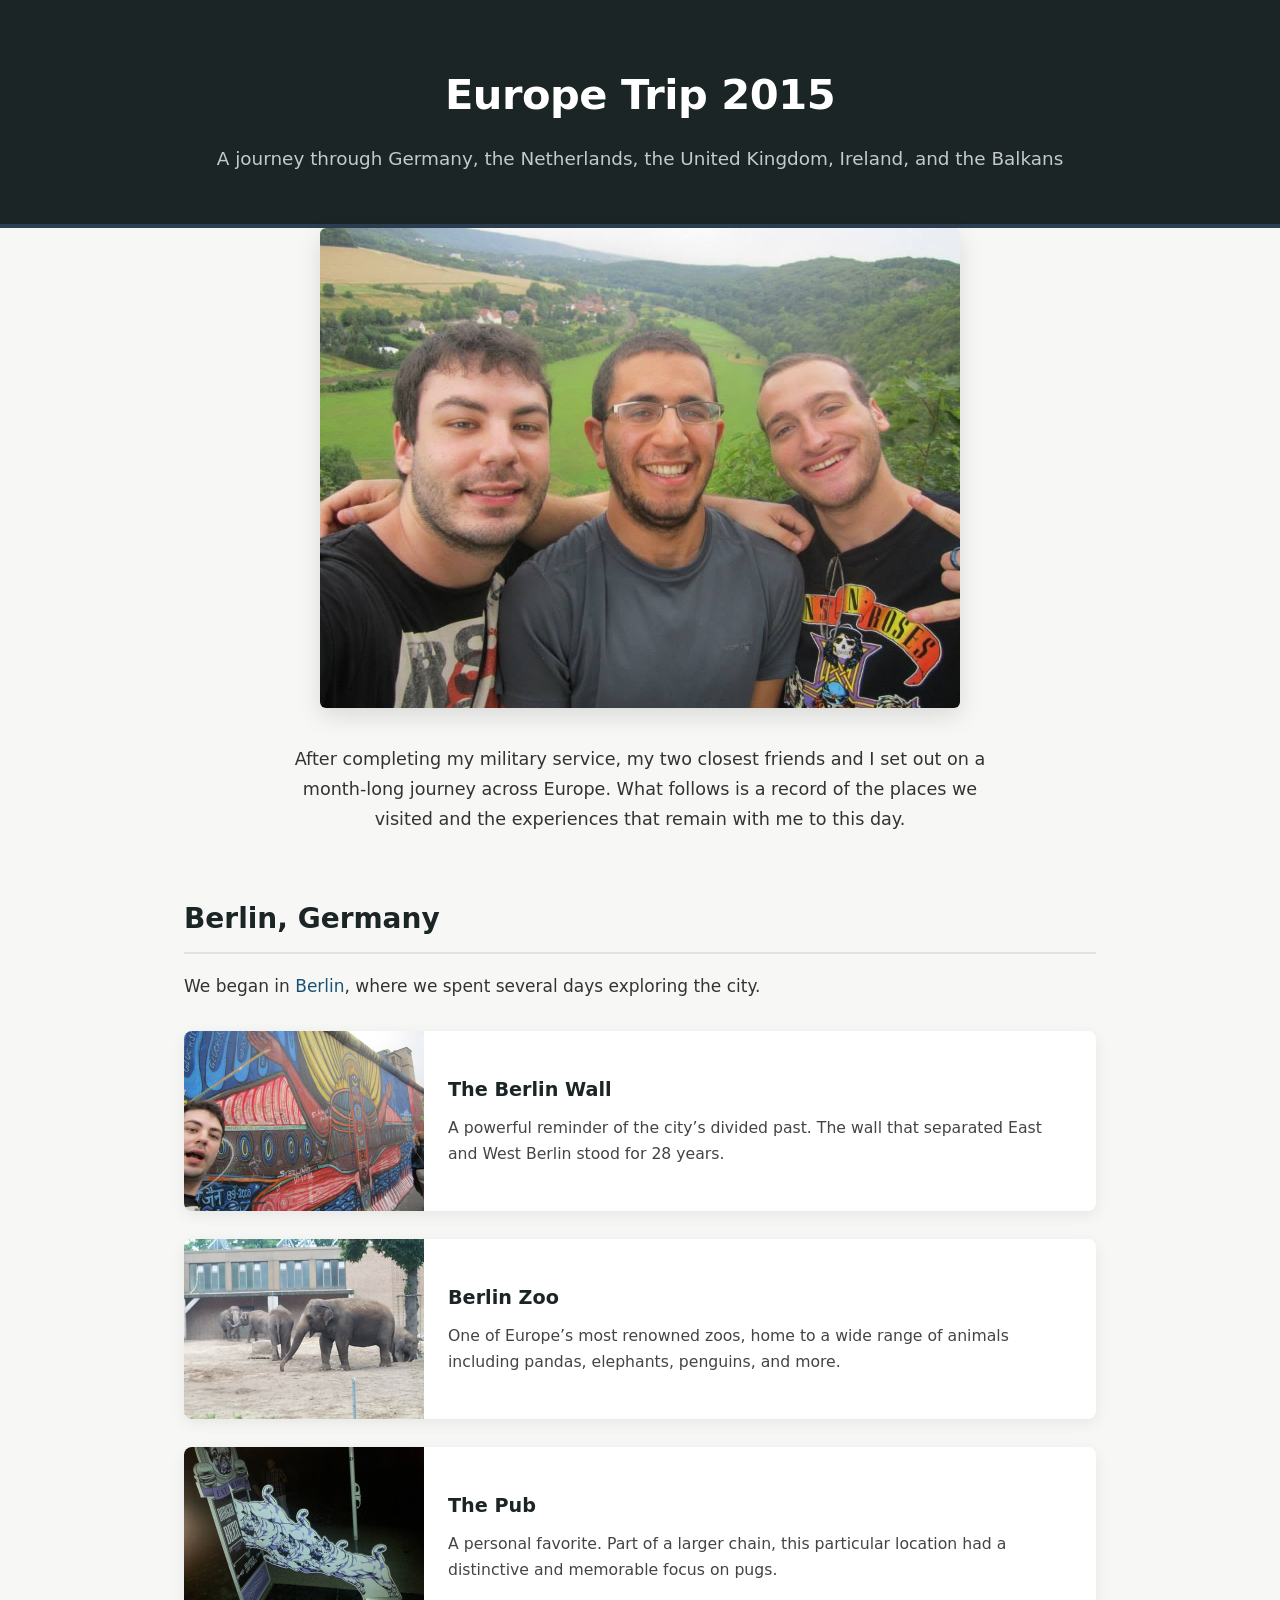
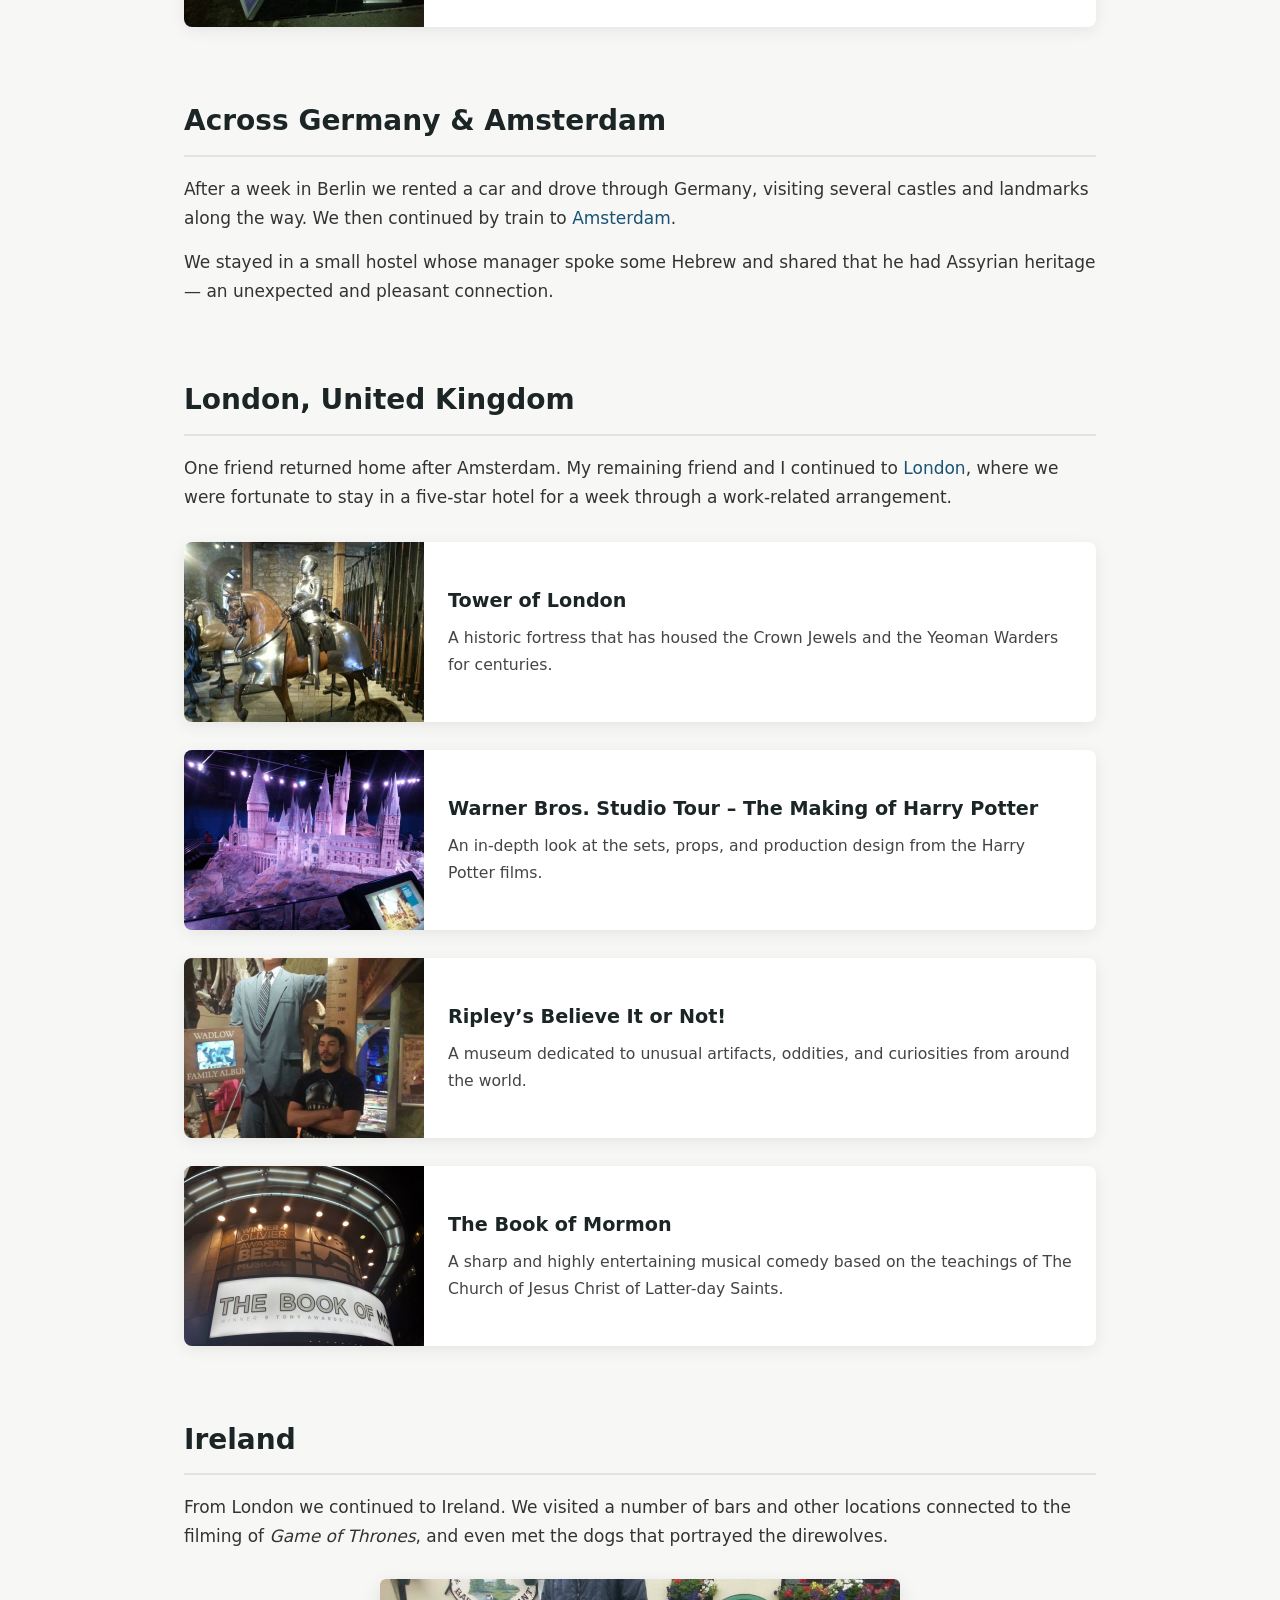
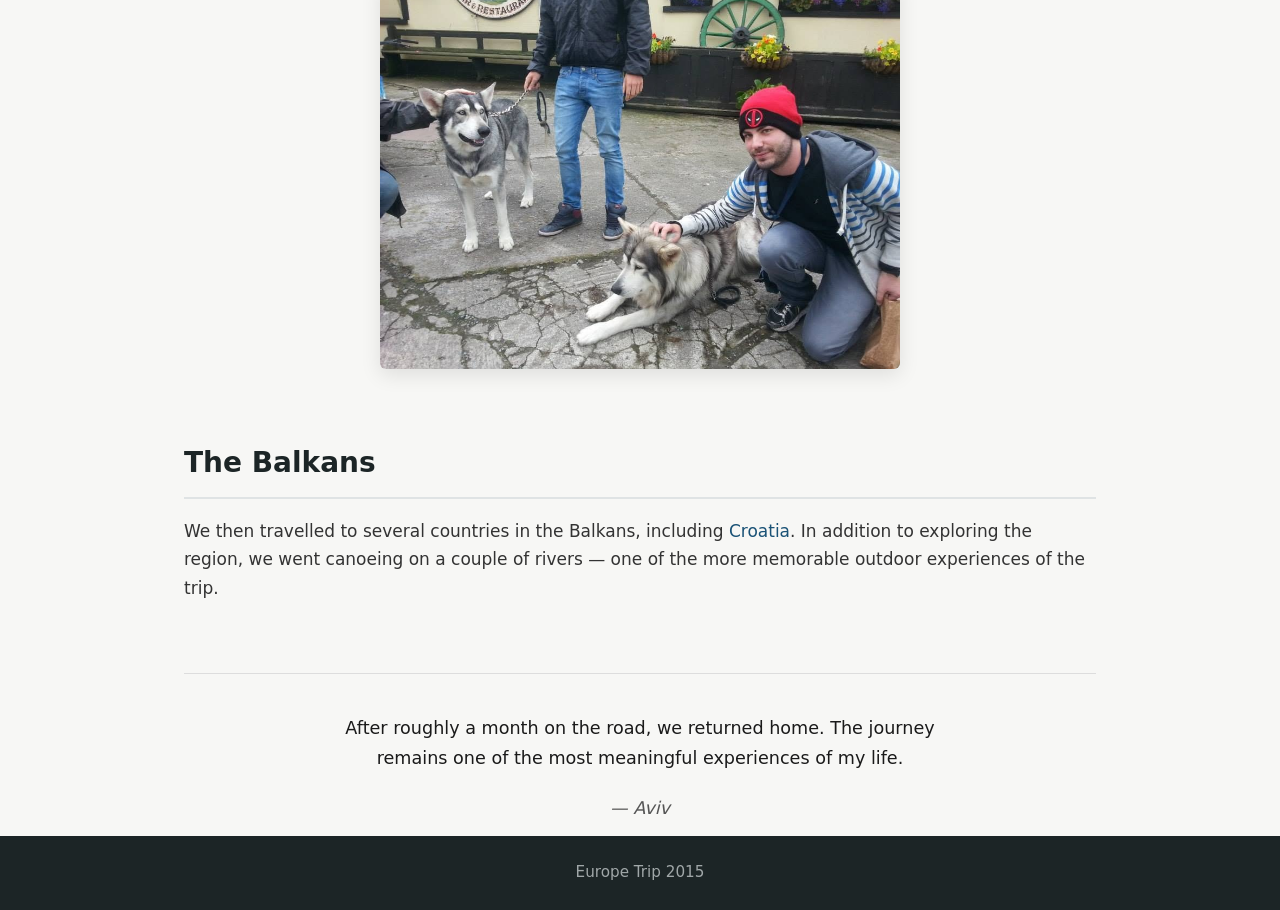
<file: index.html>
<!DOCTYPE html>
<html lang="en">
<head>
    <meta charset="UTF-8">
    <meta name="viewport" content="width=device-width, initial-scale=1.0">
    <title>Europe Trip 2015 | Aviv</title>
    <link rel="stylesheet" href="style.css">
</head>
<body>
    <header>
        <div class="container">
            <h1>Europe Trip 2015</h1>
            <p class="subtitle">A journey through Germany, the Netherlands, the United Kingdom, Ireland, and the Balkans</p>
        </div>
    </header>

    <main class="container">
        <section class="intro">
            <img src="pics/us 3.jpeg" alt="Friends during the Europe trip" class="hero-image">
            <p>
                After completing my military service, my two closest friends and I set out on a month-long journey across Europe. 
                What follows is a record of the places we visited and the experiences that remain with me to this day.
            </p>
        </section>

        <!-- Berlin -->
        <section class="destination">
            <h2>Berlin, Germany</h2>
            <p>
                We began in <a href="https://en.wikipedia.org/wiki/Berlin" target="_blank">Berlin</a>, where we spent several days exploring the city.
            </p>

            <div class="places">
                <article class="place">
                    <img src="pics/berlinwall.jpeg" alt="Berlin Wall">
                    <div class="place-content">
                        <h3><a href="https://www.stiftung-berliner-mauer.de/en/topics/berlin-wall" target="_blank">The Berlin Wall</a></h3>
                        <p>A powerful reminder of the city’s divided past. The wall that separated East and West Berlin stood for 28 years.</p>
                    </div>
                </article>

                <article class="place">
                    <img src="pics/elephants.jpeg" alt="Berlin Zoo">
                    <div class="place-content">
                        <h3><a href="https://www.zoo-berlin.de/en/latest/panda-blog" target="_blank">Berlin Zoo</a></h3>
                        <p>One of Europe’s most renowned zoos, home to a wide range of animals including pandas, elephants, penguins, and more.</p>
                    </div>
                </article>

                <article class="place">
                    <img src="pics/thepub.jpeg" alt="The Pub Berlin">
                    <div class="place-content">
                        <h3><a href="https://www.thepubworld.com/de/berlin/?lng=en" target="_blank">The Pub</a></h3>
                        <p>A personal favorite. Part of a larger chain, this particular location had a distinctive and memorable focus on pugs.</p>
                    </div>
                </article>
            </div>
        </section>

        <!-- Germany to Amsterdam -->
        <section class="destination">
            <h2>Across Germany & Amsterdam</h2>
            <p>
                After a week in Berlin we rented a car and drove through Germany, visiting several castles and landmarks along the way. 
                We then continued by train to <a href="https://en.wikipedia.org/wiki/Amsterdam" target="_blank">Amsterdam</a>.
            </p>
            <p>
                We stayed in a small hostel whose manager spoke some Hebrew and shared that he had Assyrian heritage — an unexpected and pleasant connection.
            </p>
        </section>

        <!-- London -->
        <section class="destination">
            <h2>London, United Kingdom</h2>
            <p>
                One friend returned home after Amsterdam. My remaining friend and I continued to 
                <a href="https://en.wikipedia.org/wiki/London" target="_blank">London</a>, where we were fortunate to stay in a five-star hotel for a week through a work-related arrangement.
            </p>

            <div class="places">
                <article class="place">
                    <img src="pics/londontower.jpeg" alt="Tower of London">
                    <div class="place-content">
                        <h3><a href="https://www.hrp.org.uk/tower-of-london/" target="_blank">Tower of London</a></h3>
                        <p>A historic fortress that has housed the Crown Jewels and the Yeoman Warders for centuries.</p>
                    </div>
                </article>

                <article class="place">
                    <img src="pics/harrypotter.jpeg" alt="Warner Bros. Studio Tour">
                    <div class="place-content">
                        <h3><a href="https://www.wbstudiotour.co.uk/" target="_blank">Warner Bros. Studio Tour – The Making of Harry Potter</a></h3>
                        <p>An in-depth look at the sets, props, and production design from the Harry Potter films.</p>
                    </div>
                </article>

                <article class="place">
                    <img src="pics/ripley.jpeg" alt="Ripley's Believe It or Not">
                    <div class="place-content">
                        <h3><a href="https://www.ripleys.com/" target="_blank">Ripley’s Believe It or Not!</a></h3>
                        <p>A museum dedicated to unusual artifacts, oddities, and curiosities from around the world.</p>
                    </div>
                </article>

                <article class="place">
                    <img src="pics/mormon.jpeg" alt="The Book of Mormon">
                    <div class="place-content">
                        <h3><a href="https://thebookofmormonmusical.com/" target="_blank">The Book of Mormon</a></h3>
                        <p>A sharp and highly entertaining musical comedy based on the teachings of The Church of Jesus Christ of Latter-day Saints.</p>
                    </div>
                </article>
            </div>
        </section>

        <!-- Ireland -->
        <section class="destination">
            <h2>Ireland</h2>
            <p>
                From London we continued to Ireland. We visited a number of bars and other locations connected to the filming of 
                <em>Game of Thrones</em>, and even met the dogs that portrayed the direwolves.
            </p>
            <img src="pics/direwolves.jpeg" alt="Direwolf dogs from Game of Thrones" class="single-image">
        </section>

        <!-- Balkans -->
        <section class="destination">
            <h2>The Balkans</h2>
            <p>
                We then travelled to several countries in the Balkans, including 
                <a href="https://en.wikipedia.org/wiki/Croatia" target="_blank">Croatia</a>. 
                In addition to exploring the region, we went canoeing on a couple of rivers — one of the more memorable outdoor experiences of the trip.
            </p>
        </section>

        <section class="closing">
            <p>
                After roughly a month on the road, we returned home. The journey remains one of the most meaningful experiences of my life.
            </p>
            <p class="signature">— Aviv</p>
        </section>
    </main>

    <footer>
        <div class="container">
            <p>Europe Trip 2015</p>
        </div>
    </footer>
</body>
</html>
</file>
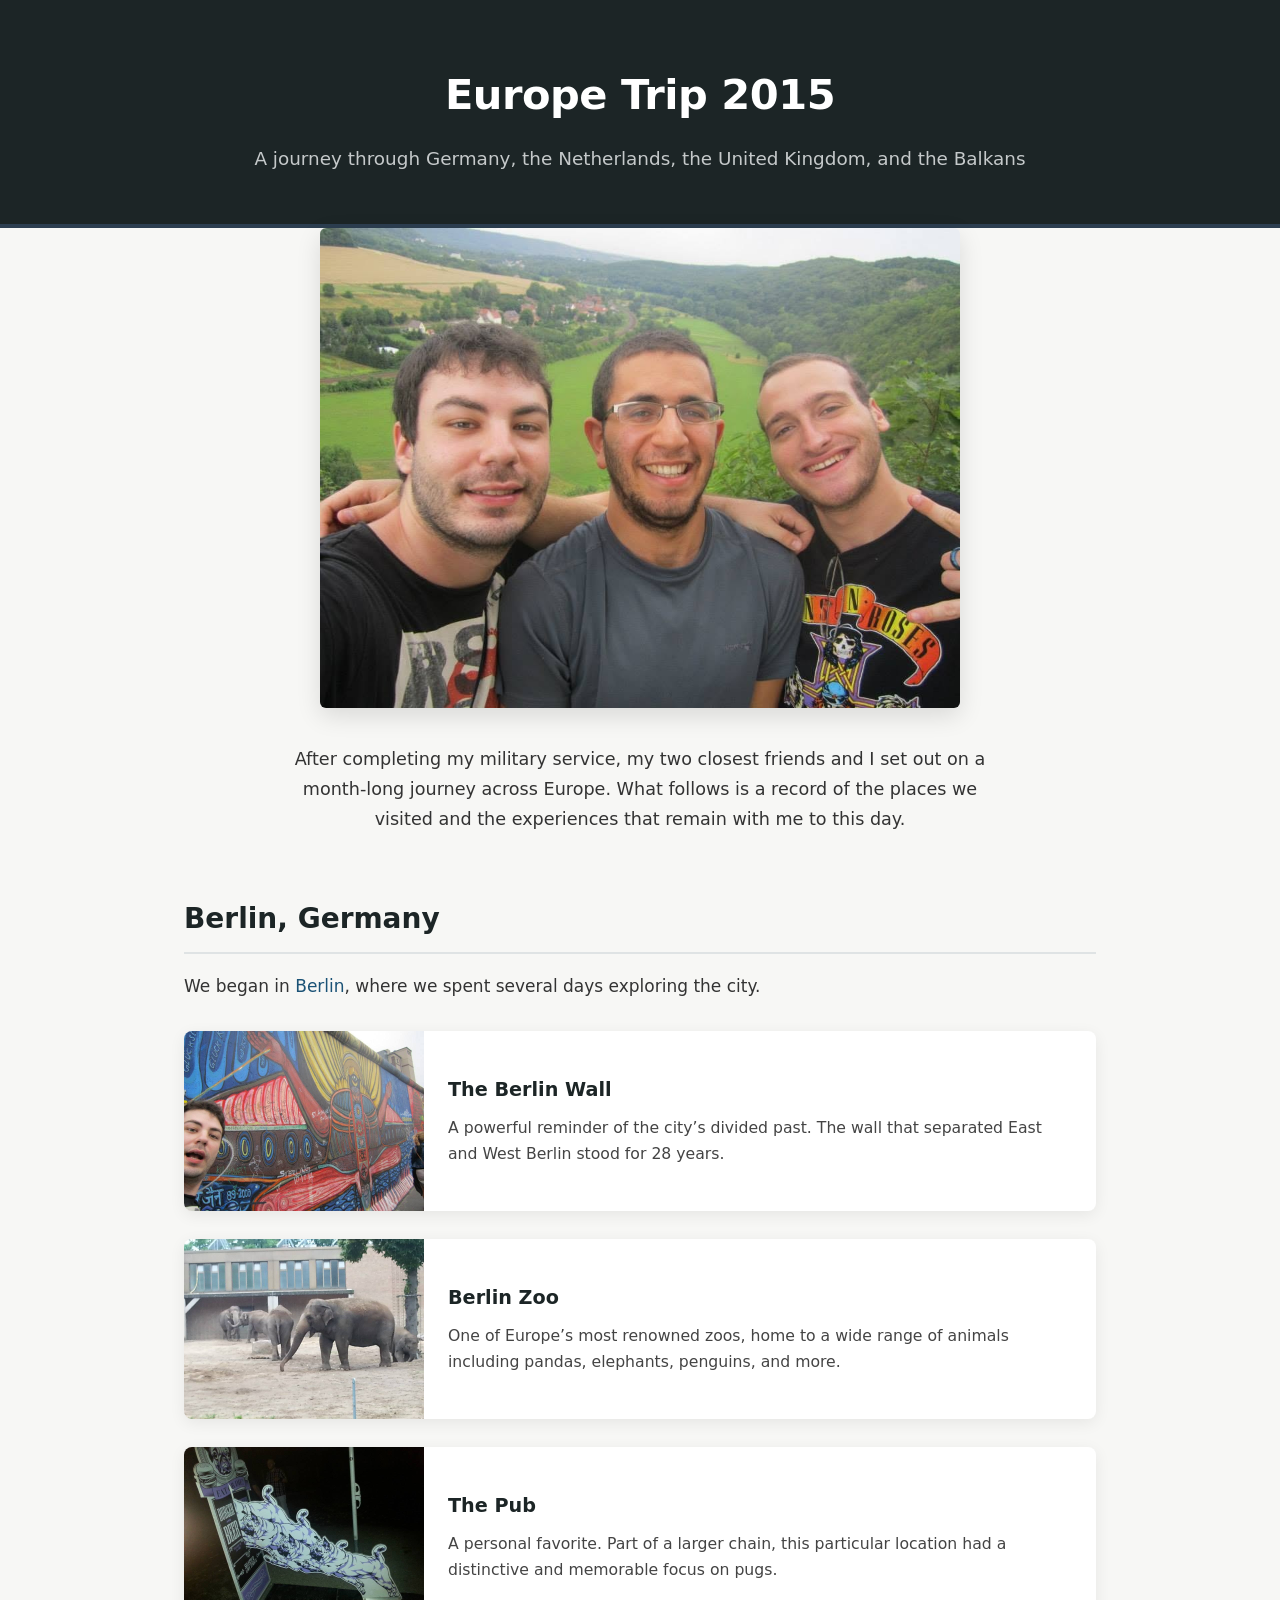
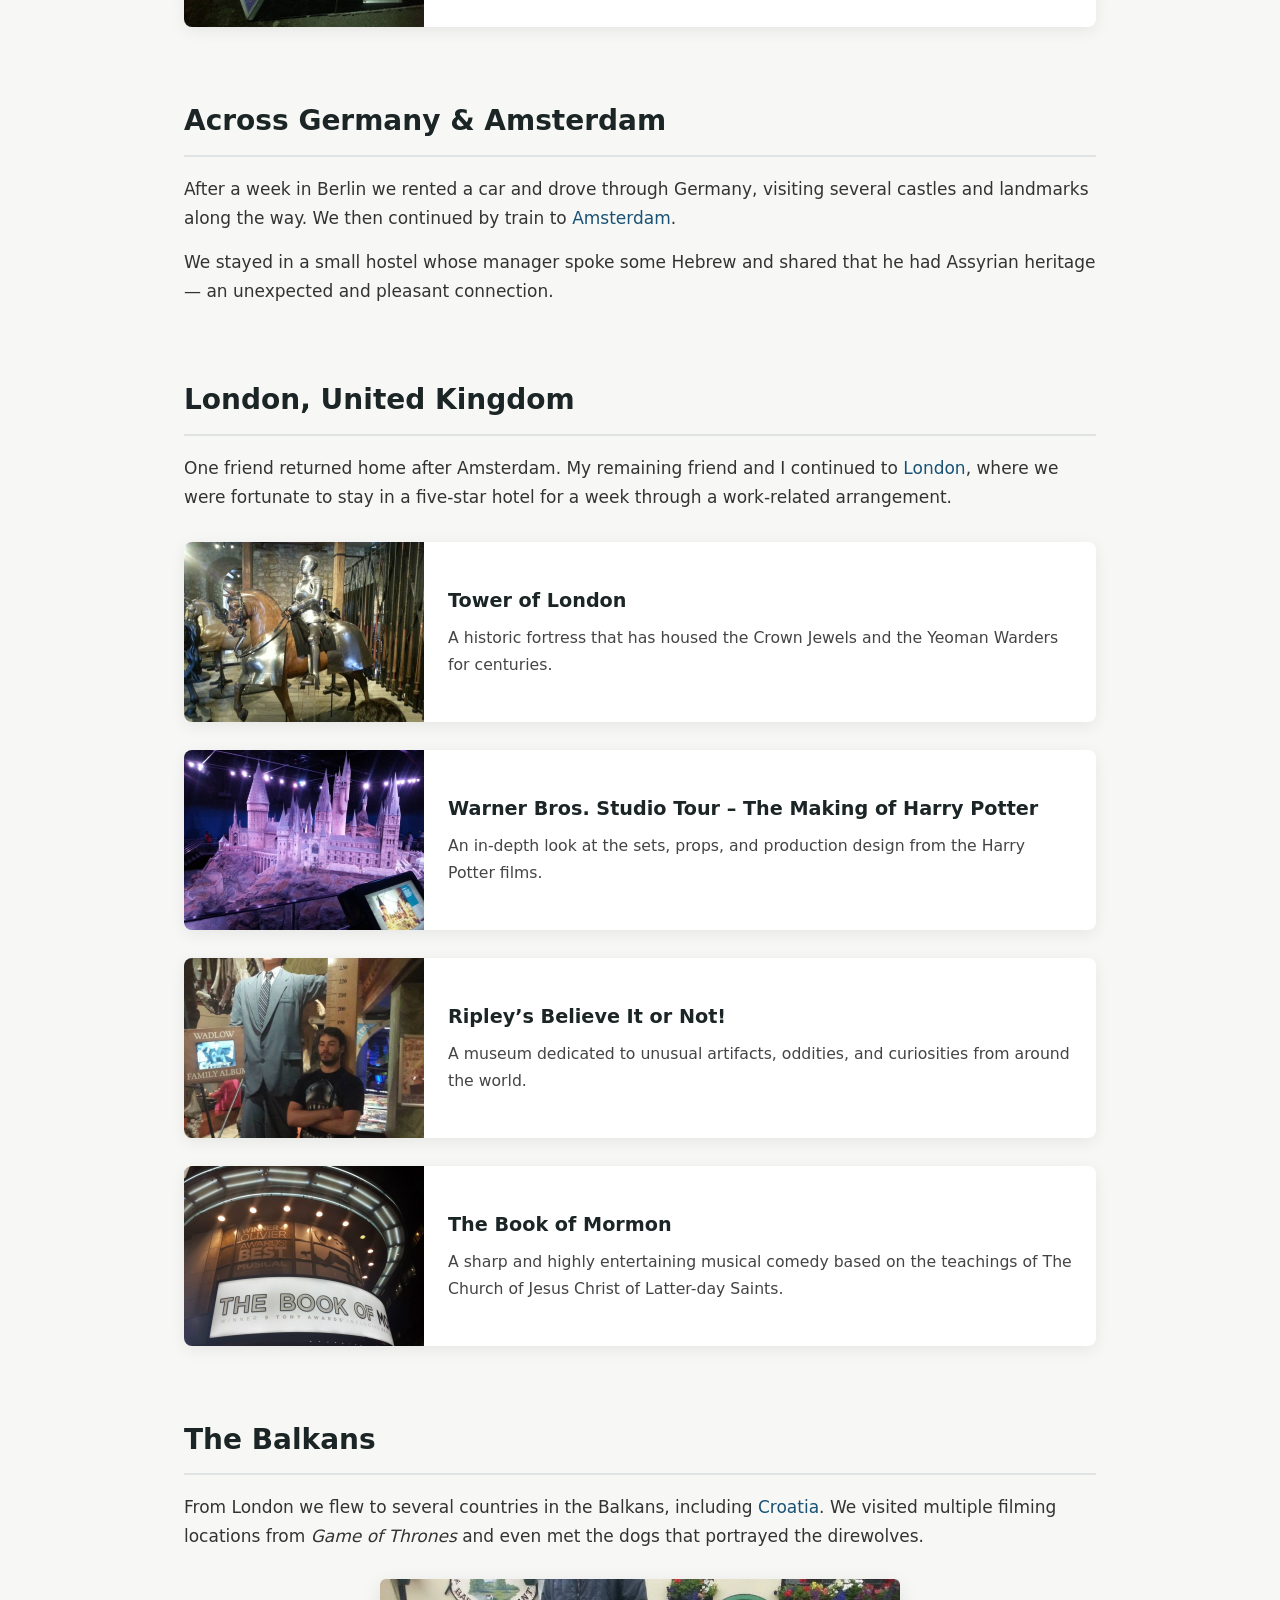
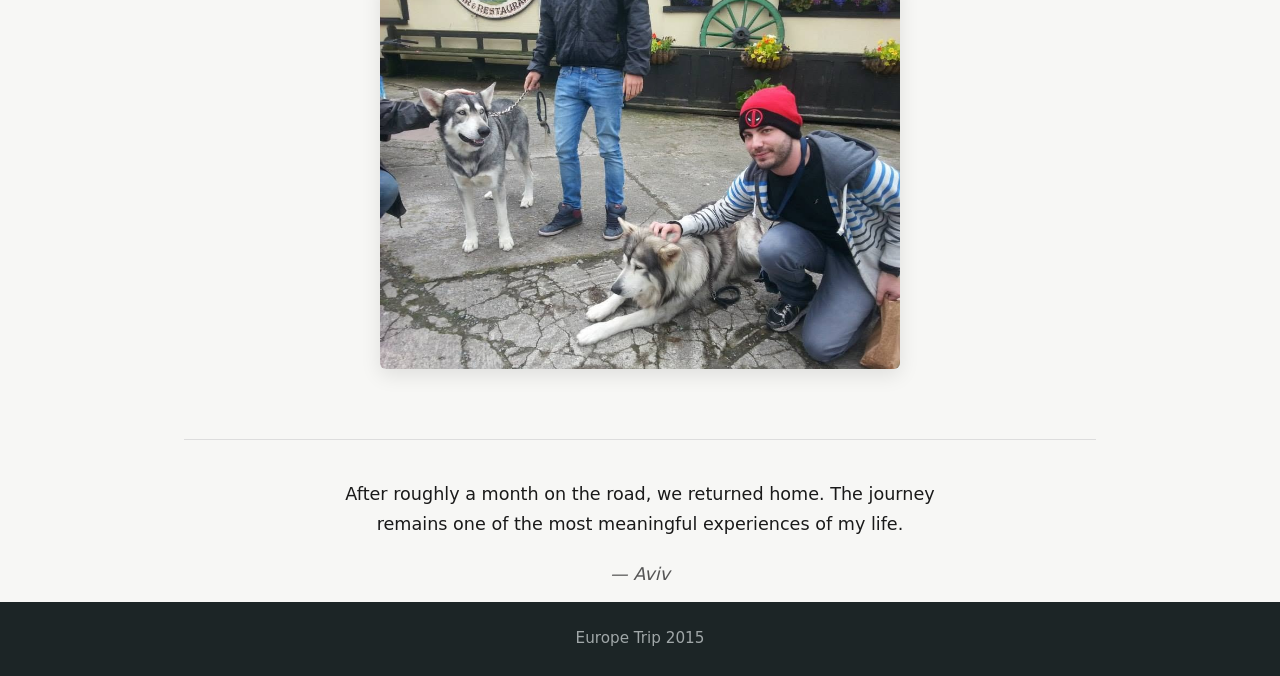
<file: aindex.html>
<!DOCTYPE html>
<html lang="en">
<head>
    <meta charset="UTF-8">
    <meta name="viewport" content="width=device-width, initial-scale=1.0">
    <title>Europe Trip 2015 | Aviv</title>
    <link rel="stylesheet" href="styleai.css">
</head>
<body>
    <header>
        <div class="container">
            <h1>Europe Trip 2015</h1>
            <p class="subtitle">A journey through Germany, the Netherlands, the United Kingdom, and the Balkans</p>
        </div>
    </header>

    <main class="container">
        <section class="intro">
            <img src="pics/us 3.jpeg" alt="Friends during the Europe trip" class="hero-image">
            <p>
                After completing my military service, my two closest friends and I set out on a month-long journey across Europe. 
                What follows is a record of the places we visited and the experiences that remain with me to this day.
            </p>
        </section>

        <!-- Berlin -->
        <section class="destination">
            <h2>Berlin, Germany</h2>
            <p>
                We began in <a href="https://en.wikipedia.org/wiki/Berlin" target="_blank">Berlin</a>, where we spent several days exploring the city.
            </p>

            <div class="places">
                <article class="place">
                    <img src="pics/berlinwall.jpeg" alt="Berlin Wall">
                    <div class="place-content">
                        <h3><a href="https://www.stiftung-berliner-mauer.de/en/topics/berlin-wall" target="_blank">The Berlin Wall</a></h3>
                        <p>A powerful reminder of the city’s divided past. The wall that separated East and West Berlin stood for 28 years.</p>
                    </div>
                </article>

                <article class="place">
                    <img src="pics/elephants.jpeg" alt="Berlin Zoo">
                    <div class="place-content">
                        <h3><a href="https://www.zoo-berlin.de/en/latest/panda-blog" target="_blank">Berlin Zoo</a></h3>
                        <p>One of Europe’s most renowned zoos, home to a wide range of animals including pandas, elephants, penguins, and more.</p>
                    </div>
                </article>

                <article class="place">
                    <img src="pics/thepub.jpeg" alt="The Pub Berlin">
                    <div class="place-content">
                        <h3><a href="https://www.thepubworld.com/de/berlin/?lng=en" target="_blank">The Pub</a></h3>
                        <p>A personal favorite. Part of a larger chain, this particular location had a distinctive and memorable focus on pugs.</p>
                    </div>
                </article>
            </div>
        </section>

        <!-- Germany to Amsterdam -->
        <section class="destination">
            <h2>Across Germany & Amsterdam</h2>
            <p>
                After a week in Berlin we rented a car and drove through Germany, visiting several castles and landmarks along the way. 
                We then continued by train to <a href="https://en.wikipedia.org/wiki/Amsterdam" target="_blank">Amsterdam</a>.
            </p>
            <p>
                We stayed in a small hostel whose manager spoke some Hebrew and shared that he had Assyrian heritage — an unexpected and pleasant connection.
            </p>
        </section>

        <!-- London -->
        <section class="destination">
            <h2>London, United Kingdom</h2>
            <p>
                One friend returned home after Amsterdam. My remaining friend and I continued to 
                <a href="https://en.wikipedia.org/wiki/London" target="_blank">London</a>, where we were fortunate to stay in a five-star hotel for a week through a work-related arrangement.
            </p>

            <div class="places">
                <article class="place">
                    <img src="pics/londontower.jpeg" alt="Tower of London">
                    <div class="place-content">
                        <h3><a href="https://www.hrp.org.uk/tower-of-london/" target="_blank">Tower of London</a></h3>
                        <p>A historic fortress that has housed the Crown Jewels and the Yeoman Warders for centuries.</p>
                    </div>
                </article>

                <article class="place">
                    <img src="pics/harrypotter.jpeg" alt="Warner Bros. Studio Tour">
                    <div class="place-content">
                        <h3><a href="https://www.wbstudiotour.co.uk/" target="_blank">Warner Bros. Studio Tour – The Making of Harry Potter</a></h3>
                        <p>An in-depth look at the sets, props, and production design from the Harry Potter films.</p>
                    </div>
                </article>

                <article class="place">
                    <img src="pics/ripley.jpeg" alt="Ripley's Believe It or Not">
                    <div class="place-content">
                        <h3><a href="https://www.ripleys.com/" target="_blank">Ripley’s Believe It or Not!</a></h3>
                        <p>A museum dedicated to unusual artifacts, oddities, and curiosities from around the world.</p>
                    </div>
                </article>

                <article class="place">
                    <img src="pics/mormon.jpeg" alt="The Book of Mormon">
                    <div class="place-content">
                        <h3><a href="https://thebookofmormonmusical.com/" target="_blank">The Book of Mormon</a></h3>
                        <p>A sharp and highly entertaining musical comedy based on the teachings of The Church of Jesus Christ of Latter-day Saints.</p>
                    </div>
                </article>
            </div>
        </section>

        <!-- Balkans -->
        <section class="destination">
            <h2>The Balkans</h2>
            <p>
                From London we flew to several countries in the Balkans, including 
                <a href="https://en.wikipedia.org/wiki/Croatia" target="_blank">Croatia</a>. 
                We visited multiple filming locations from <em>Game of Thrones</em> and even met the dogs that portrayed the direwolves.
            </p>
            <img src="pics/direwolves.jpeg" alt="Direwolf dogs from Game of Thrones" class="single-image">
        </section>

        <section class="closing">
            <p>
                After roughly a month on the road, we returned home. The journey remains one of the most meaningful experiences of my life.
            </p>
            <p class="signature">— Aviv</p>
        </section>
    </main>

    <footer>
        <div class="container">
            <p>Europe Trip 2015</p>
        </div>
    </footer>
</body>
</html>
</file>
<file: style.css>
/* ===== Base Reset & Typography ===== */
* {
    margin: 0;
    padding: 0;
    box-sizing: border-box;
}

body {
    font-family: "Segoe UI", system-ui, -apple-system, BlinkMacSystemFont, Roboto, "Helvetica Neue", Arial, sans-serif;
    line-height: 1.7;
    color: #1a1a1a;
    background-color: #f7f7f5;
    font-size: 17px;
}

/* ===== Layout ===== */
.container {
    max-width: 960px;
    margin: 0 auto;
    padding: 0 24px;
}

/* ===== Header ===== */
header {
    background-color: #1c2526;
    color: #ffffff;
    padding: 60px 0 50px;
    text-align: center;
    border-bottom: 4px solid #2c3e50;
}

header h1 {
    font-size: 2.6rem;
    font-weight: 600;
    letter-spacing: -0.5px;
    margin-bottom: 12px;
}

.subtitle {
    font-size: 1.15rem;
    color: #c5c9ca;
    font-weight: 400;
}

/* ===== Main Content ===== */
main {
    padding: 50px 0 80px;
}

.intro {
    text-align: center;
    margin-bottom: 60px;
}

.hero-image {
    width: 100%;
    max-width: 640px;
    height: auto;
    border-radius: 6px;
    box-shadow: 0 8px 24px rgba(0, 0, 0, 0.12);
    margin-bottom: 28px;
}

.intro p {
    max-width: 700px;
    margin: 0 auto;
    font-size: 1.1rem;
    color: #333;
}

/* ===== Destination Sections ===== */
.destination {
    margin-bottom: 70px;
}

.destination h2 {
    font-size: 1.75rem;
    color: #1c2526;
    margin-bottom: 18px;
    padding-bottom: 10px;
    border-bottom: 2px solid #dfe3e4;
}

.destination > p {
    margin-bottom: 16px;
    color: #333;
}

/* ===== Place Cards ===== */
.places {
    display: grid;
    grid-template-columns: 1fr;
    gap: 28px;
    margin-top: 30px;
}

.place {
    display: flex;
    background: #ffffff;
    border-radius: 8px;
    overflow: hidden;
    box-shadow: 0 4px 16px rgba(0, 0, 0, 0.07);
    transition: transform 0.2s ease, box-shadow 0.2s ease;
}

.place:hover {
    transform: translateY(-3px);
    box-shadow: 0 8px 24px rgba(0, 0, 0, 0.11);
}

.place img {
    width: 240px;
    height: 180px;
    object-fit: cover;
    flex-shrink: 0;
}

.place-content {
    padding: 22px 24px;
    display: flex;
    flex-direction: column;
    justify-content: center;
}

.place h3 {
    font-size: 1.2rem;
    margin-bottom: 8px;
}

.place h3 a {
    color: #1c2526;
    text-decoration: none;
    border-bottom: 1px solid transparent;
    transition: border-color 0.2s ease;
}

.place h3 a:hover {
    border-bottom-color: #1c2526;
}

.place p {
    color: #444;
    font-size: 0.98rem;
}

/* Single image (Balkans) */
.single-image {
    display: block;
    width: 100%;
    max-width: 520px;
    height: auto;
    border-radius: 6px;
    box-shadow: 0 6px 20px rgba(0, 0, 0, 0.1);
    margin: 28px auto 0;
}

/* ===== Closing ===== */
.closing {
    text-align: center;
    margin-top: 60px;
    padding-top: 40px;
    border-top: 1px solid #ddd;
}

.closing p {
    max-width: 640px;
    margin: 0 auto 12px;
    font-size: 1.1rem;
}

.signature {
    font-style: italic;
    color: #555;
    margin-top: 20px !important;
}

/* ===== Links ===== */
a {
    color: #1a5276;
    text-decoration: none;
}

a:hover {
    text-decoration: underline;
}

/* ===== Footer ===== */
footer {
    background-color: #1c2526;
    color: #a0a7a8;
    text-align: center;
    padding: 24px 0;
    font-size: 0.95rem;
}

/* ===== Responsive ===== */
@media (max-width: 700px) {
    header {
        padding: 40px 0 35px;
    }

    header h1 {
        font-size: 2rem;
    }

    .place {
        flex-direction: column;
    }

    .place img {
        width: 100%;
        height: 200px;
    }

    .place-content {
        padding: 18px 20px;
    }
}
</file>
<file: styleai.css>
/* ===== Base Reset & Typography ===== */
* {
    margin: 0;
    padding: 0;
    box-sizing: border-box;
}

body {
    font-family: "Segoe UI", system-ui, -apple-system, BlinkMacSystemFont, Roboto, "Helvetica Neue", Arial, sans-serif;
    line-height: 1.7;
    color: #1a1a1a;
    background-color: #f7f7f5;
    font-size: 17px;
}

/* ===== Layout ===== */
.container {
    max-width: 960px;
    margin: 0 auto;
    padding: 0 24px;
}

/* ===== Header ===== */
header {
    background-color: #1c2526;
    color: #ffffff;
    padding: 60px 0 50px;
    text-align: center;
    border-bottom: 4px solid #2c3e50;
}

header h1 {
    font-size: 2.6rem;
    font-weight: 600;
    letter-spacing: -0.5px;
    margin-bottom: 12px;
}

.subtitle {
    font-size: 1.15rem;
    color: #c5c9ca;
    font-weight: 400;
}

/* ===== Main Content ===== */
main {
    padding: 50px 0 80px;
}

.intro {
    text-align: center;
    margin-bottom: 60px;
}

.hero-image {
    width: 100%;
    max-width: 640px;
    height: auto;
    border-radius: 6px;
    box-shadow: 0 8px 24px rgba(0, 0, 0, 0.12);
    margin-bottom: 28px;
}

.intro p {
    max-width: 700px;
    margin: 0 auto;
    font-size: 1.1rem;
    color: #333;
}

/* ===== Destination Sections ===== */
.destination {
    margin-bottom: 70px;
}

.destination h2 {
    font-size: 1.75rem;
    color: #1c2526;
    margin-bottom: 18px;
    padding-bottom: 10px;
    border-bottom: 2px solid #dfe3e4;
}

.destination > p {
    margin-bottom: 16px;
    color: #333;
}

/* ===== Place Cards ===== */
.places {
    display: grid;
    grid-template-columns: 1fr;
    gap: 28px;
    margin-top: 30px;
}

.place {
    display: flex;
    background: #ffffff;
    border-radius: 8px;
    overflow: hidden;
    box-shadow: 0 4px 16px rgba(0, 0, 0, 0.07);
    transition: transform 0.2s ease, box-shadow 0.2s ease;
}

.place:hover {
    transform: translateY(-3px);
    box-shadow: 0 8px 24px rgba(0, 0, 0, 0.11);
}

.place img {
    width: 240px;
    height: 180px;
    object-fit: cover;
    flex-shrink: 0;
}

.place-content {
    padding: 22px 24px;
    display: flex;
    flex-direction: column;
    justify-content: center;
}

.place h3 {
    font-size: 1.2rem;
    margin-bottom: 8px;
}

.place h3 a {
    color: #1c2526;
    text-decoration: none;
    border-bottom: 1px solid transparent;
    transition: border-color 0.2s ease;
}

.place h3 a:hover {
    border-bottom-color: #1c2526;
}

.place p {
    color: #444;
    font-size: 0.98rem;
}

/* Single image (Balkans) */
.single-image {
    display: block;
    width: 100%;
    max-width: 520px;
    height: auto;
    border-radius: 6px;
    box-shadow: 0 6px 20px rgba(0, 0, 0, 0.1);
    margin: 28px auto 0;
}

/* ===== Closing ===== */
.closing {
    text-align: center;
    margin-top: 60px;
    padding-top: 40px;
    border-top: 1px solid #ddd;
}

.closing p {
    max-width: 640px;
    margin: 0 auto 12px;
    font-size: 1.1rem;
}

.signature {
    font-style: italic;
    color: #555;
    margin-top: 20px !important;
}

/* ===== Links ===== */
a {
    color: #1a5276;
    text-decoration: none;
}

a:hover {
    text-decoration: underline;
}

/* ===== Footer ===== */
footer {
    background-color: #1c2526;
    color: #a0a7a8;
    text-align: center;
    padding: 24px 0;
    font-size: 0.95rem;
}

/* ===== Responsive ===== */
@media (max-width: 700px) {
    header {
        padding: 40px 0 35px;
    }

    header h1 {
        font-size: 2rem;
    }

    .place {
        flex-direction: column;
    }

    .place img {
        width: 100%;
        height: 200px;
    }

    .place-content {
        padding: 18px 20px;
    }
}
</file>
